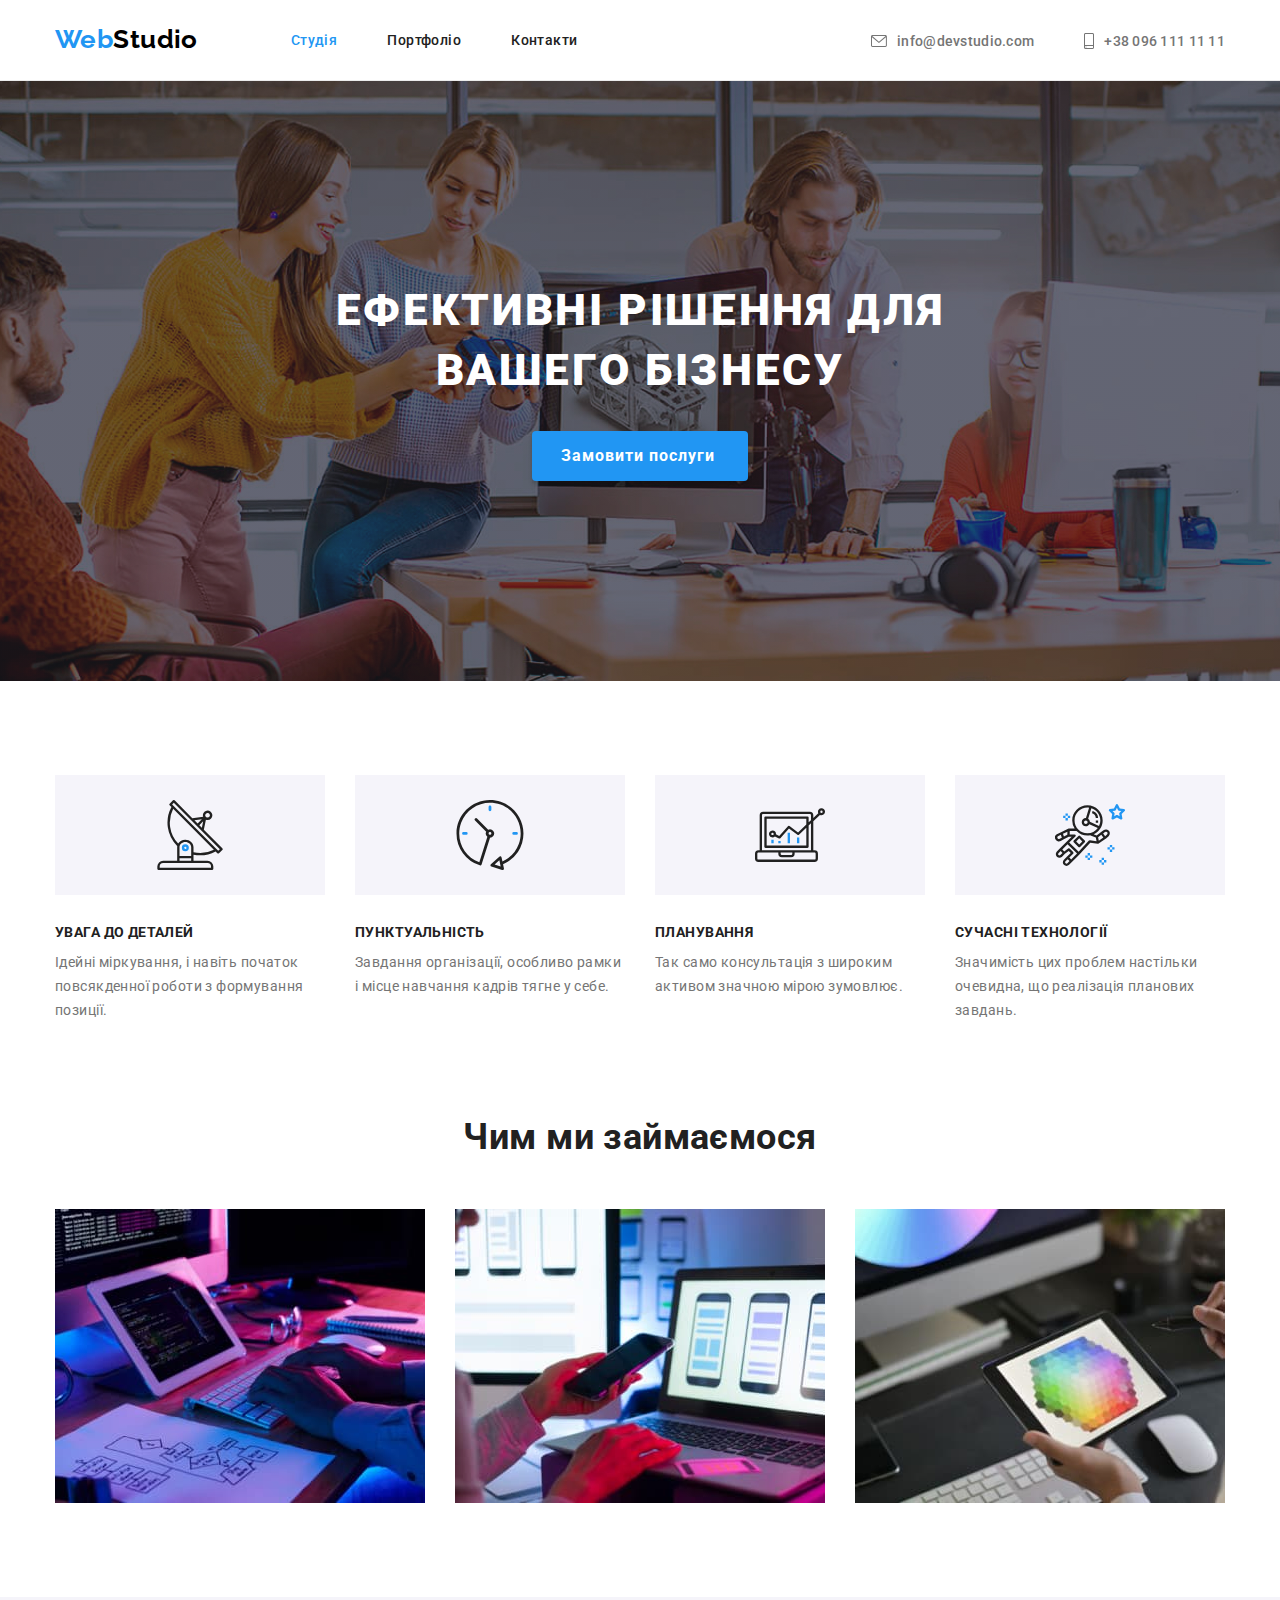
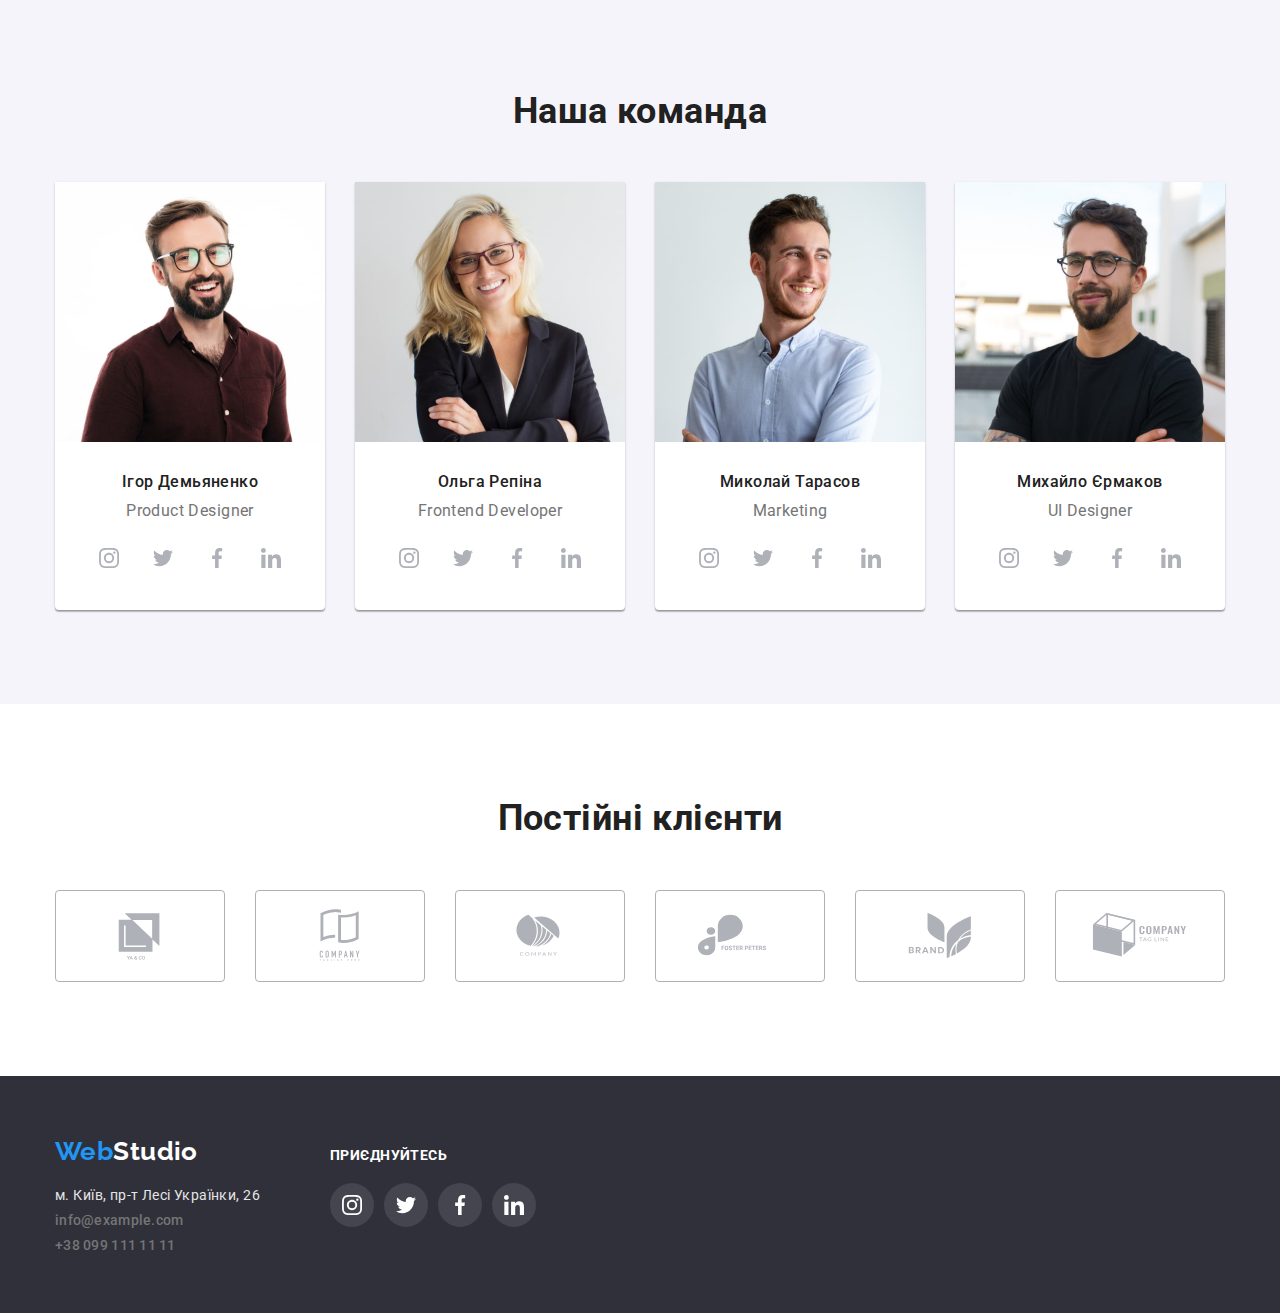
<file: index.html>
<!DOCTYPE html>
<html lang="ua">

<head>
  <meta charset="UTF-8" />
  <meta http-equiv="X-UA-Compatible" content="IE=edge" />
  <meta name="viewport" content="width=device-width, initial-scale=1.0" />
  <title>Студія</title>
  <link rel="preconnect" href="https://fonts.googleapis.com" />
  <link rel="preconnect" href="https://fonts.gstatic.com" crossorigin />
  <link href="https://fonts.googleapis.com/css2?family=Raleway:wght@700&family=Roboto:wght@400;500;700;900&display=swap"
    rel="stylesheet" />
  <link rel="stylesheet"
    href="https://cdnjs.cloudflare.com/ajax/libs/modern-normalize/1.1.0/modern-normalize.min.css" />
  <link rel="stylesheet" href="./css/styles.css" />
</head>

<body>
  <!-- Шапка сторінки -->
  <header class="header">
    <!-- Меню навігайцій для наступних сторінок -->
    <div class="header-conteiner conteiner">
      <a class="header-logo link" lang="en" href="./index.html">Web<span class="logo-word">Studio</span></a>
      <nav class="header-nav">
        <ul class="header-list list">
          <li class="header-item">
            <a class="header-link link current" href="./index.html">Студія</a>
          </li>
          <li class="header-item">
            <a class="header-link link" href="./portfolio.html">Портфоліо</a>
          </li>
          <li class="header-item">
            <a class="header-link link" href="./">Контакти</a>
          </li>
        </ul>
      </nav>
      <ul class="contact-list list">
        <li class="contact-item">
          <a class="contact-link link" href="mailto:info@devstudio.com"><svg class="icon-mail icon" width="16"
              height="12">
              <use href="./images/icons.svg#mail"></use>
            </svg> info@devstudio.com</a>
        </li>
        <li class="contact-item">
          <a class="contact-link link" href="tel:+380961111111"><svg class="icon-phone icon" width="10" height="16">
              <use href="./images/icons.svg#smartphone"></use>
            </svg> +38 096 111 11 11</a>
        </li>
      </ul>
    </div>
  </header>

  <!-- Унікальний контент -->
  <main class="main-content">
    <!-- Секція Герої -->
    <section class="section-hero">
      <div class="conteiner">
        <h1 class="hero-title">Ефективні рішення для вашего бізнесу</h1>
        <button class="hero-btn list" type="button">Замовити послуги</button>
      </div>
    </section>
    <!-- Секція особливості команди -->
    <section class="section-skils section">
      <div class="conteiner">
        <h2 class="visually-hidden">Наші особливості</h2>
        <ul class="skils-list list">
          <li class="skils-item">
            <div class="skils-icon-div"><svg class="skils-icon icon" width="70" height="70">
                <use href="./images/icons.svg#antenna"></use>
              </svg>
            </div>
            <h3 class="skils-subtitle">УВАГА ДО ДЕТАЛЕЙ</h3>
            <p class="skils-text">
              Ідейні міркування, і навіть початок повсякденної роботи з формування позиції.
            </p>
          </li>
          <li class="skils-item">
            <div class="skils-icon-div"><svg class="skils-icon icon" width="70" height="70">
                <use href="./images/icons.svg#clock"></use>
              </svg>
            </div>
            <h3 class="skils-subtitle">ПУНКТУАЛЬНІСТЬ</h3>
            <p class="skils-text">
              Завдання організації, особливо рамки і місце навчання кадрів тягне у себе.
            </p>
          </li>
          <li class="skils-item">
            <div class="skils-icon-div"><svg class="skils-icon icon" width="70" height="70">
                <use href="./images/icons.svg#diagram"></use>
              </svg>
            </div>
            <h3 class="skils-subtitle">ПЛАНУВАННЯ</h3>
            <p class="skils-text">
              Так само консультація з широким активом значною мірою зумовлює.
            </p>
          </li>
          <li class="skils-item">
            <div class="skils-icon-div"><svg class="skils-icon icon" width="70" height="70">
                <use href="./images/icons.svg#astronaut"></use>
              </svg>
            </div>
            <h3 class="skils-subtitle">СУЧАСНІ ТЕХНОЛОГІЇ</h3>
            <p class="skils-text">
              Значимість цих проблем настільки очевидна, що реалізація планових завдань.
            </p>
          </li>
        </ul>
      </div>
    </section>
    <!-- Секція галерея  -->
    <section class="section-gallery section">
      <div class="conteiner">
        <h2 class="gallery-title">Чим ми займаємося</h2>
        <ul class="gallery-list list">
          <li class="gallery-item">
            <img class="gallery-image" src="./images/img1.jpg" alt="Набирає текст на планшеті за допомогою клавіатури"
              width="370" height="294" />
          </li>
          <li class="gallery-item">
            <img class="gallery-image" src="./images/img2.jpg" alt="Смартфон з ноубуком" width="370" height="294" />
          </li>
          <li class="gallery-item">
            <img class="gallery-image" src="./images/img3.jpg" alt="Вибір кольору на планшеті" width="370"
              height="294" />
          </li>
        </ul>
      </div>
    </section>
    <!-- Секція нашої команди -->
    <section class="section-teams section">
      <div class="conteiner">
        <h2 class="teams-title">Наша команда</h2>
        <ul class="teams-list list">
          <li class="teams-item">
            <img class="teams-image" src="./images/our_team/product_Designer.jpg" alt="фото продукт дизайнера"
              width="270" height="260" />
            <div class="team-images-div">
              <h3 class="teams-subtitle">Ігор Демьяненко</h3>
              <p class="teams-text" lang="en">Product Designer</p>
              <ul class="socials list">
                <li class="socials-item">
                  <a class="socials-link link teams-link" href=" ">
                    <svg class="socials-icon teams-icon" width="20" height="20">
                      <use href="./images/icons.svg#instagram"></use>
                    </svg>
                  </a>
                </li>
                <li class="socials-item">
                  <a class="socials-link link teams-link" href=" ">
                    <svg class="socials-icon teams-icon" width="20" height="20">
                      <use href="./images/icons.svg#twitter"></use>
                    </svg>
                  </a>
                </li>
                <li class="socials-item">
                  <a class="socials-link link teams-link" href=" ">
                    <svg class="socials-icon teams-icon" width="20" height="20">
                      <use href="./images/icons.svg#facebook"></use>
                    </svg>
                  </a>
                </li>
                <li class="socials-item">
                  <a class="socials-link link teams-link" href=" ">
                    <svg class="socials-icon teams-icon" width="20" height="20">
                      <use href="./images/icons.svg#linkedin"></use>
                    </svg>
                  </a>
                </li>
              </ul>
            </div>
          </li>
          <li class="teams-item">
            <img class="teams-image" src="./images/our_team/frontend_developer.jpg" alt="Фото фронтенд девелопер"
              width="270" height="260" />
            <div class="team-images-div">
              <h3 class="teams-subtitle">Ольга Репіна</h3>
              <p class="teams-text" lang="en">Frontend Developer</p>
              <ul class="socials list">
                <li class="socials-item">
                  <a class="socials-link link teams-link" href=" ">
                    <svg class="socials-icon teams-icon" width="20" height="20">
                      <use href="./images/icons.svg#instagram"></use>
                    </svg>
                  </a>
                </li>
                <li class="socials-item">
                  <a class="socials-link link teams-link" href=" ">
                    <svg class="socials-icon teams-icon" width="20" height="20">
                      <use href="./images/icons.svg#twitter"></use>
                    </svg>
                  </a>
                </li>
                <li class="socials-item">
                  <a class="socials-link link teams-link" href=" ">
                    <svg class="socials-icon teams-icon" width="20" height="20">
                      <use href="./images/icons.svg#facebook"></use>
                    </svg>
                  </a>
                </li>
                <li class="socials-item">
                  <a class="socials-link link teams-link" href=" ">
                    <svg class="socials-icon teams-icon" width="20" height="20">
                      <use href="./images/icons.svg#linkedin"></use>
                    </svg>
                  </a>
                </li>
              </ul>
            </div>
          </li>
          <li class="teams-item">
            <img class="teams-image" src="./images/our_team/marketing.jpg" alt="Фото маркетинг" width="270"
              height="260" />
            <div class="team-images-div">
              <h3 class="teams-subtitle">Миколай Тарасов</h3>
              <p class="teams-text" lang="en">Marketing</p>
              <ul class="socials list">
                <li class="socials-item">
                  <a class="socials-link link teams-link" href=" ">
                    <svg class="socials-icon teams-icon" width="20" height="20">
                      <use href="./images/icons.svg#instagram"></use>
                    </svg>
                  </a>
                </li>
                <li class="socials-item">
                  <a class="socials-link link teams-link" href=" ">
                    <svg class="socials-icon teams-icon" width="20" height="20">
                      <use href="./images/icons.svg#twitter"></use>
                    </svg>
                  </a>
                </li>
                <li class="socials-item">
                  <a class="socials-link link teams-link" href=" ">
                    <svg class="socials-icon teams-icon" width="20" height="20">
                      <use href="./images/icons.svg#facebook"></use>
                    </svg>
                  </a>
                </li>
                <li class="socials-item">
                  <a class="socials-link link teams-link" href=" ">
                    <svg class="socials-icon teams-icon" width="20" height="20">
                      <use href="./images/icons.svg#linkedin"></use>
                    </svg>
                  </a>
                </li>
              </ul>
            </div>
          </li>
          <li class="teams-item">
            <img class="teams-image" src="./images/our_team/ui_designer.jpg" alt="Фото УІ дизайнера" width="270"
              height="260" />
            <div class="team-images-div">
              <h3 class="teams-subtitle">Михайло Єрмаков</h3>
              <p class="teams-text" lang="en">UI Designer</p>
              <ul class="socials list">
                <li class="socials-item">
                  <a class="socials-link link teams-link" href=" ">
                    <svg class="socials-icon teams-icon" width="20" height="20">
                      <use href="./images/icons.svg#instagram"></use>
                    </svg>
                  </a>
                </li>
                <li class="socials-item">
                  <a class="socials-link link teams-link" href=" ">
                    <svg class="socials-icon teams-icon" width="20" height="20">
                      <use href="./images/icons.svg#twitter"></use>
                    </svg>
                  </a>
                </li>
                <li class="socials-item">
                  <a class="socials-link link teams-link" href=" ">
                    <svg class="socials-icon teams-icon" width="20" height="20">
                      <use href="./images/icons.svg#facebook"></use>
                    </svg>
                  </a>
                </li>
                <li class="socials-item">
                  <a class="socials-link link teams-link" href=" ">
                    <svg class="socials-icon teams-icon" width="20" height="20">
                      <use href="./images/icons.svg#linkedin"></use>
                    </svg>
                  </a>
                </li>
              </ul>
            </div>
          </li>
        </ul>
      </div>
    </section>
    <section class="section-customers section">
      <div class="conteiner">
        <h2 class="teams-title">Постійні клієнти</h2>
        <ul class="customers-list list">
          <li class="customers-item"><a class="customers-link link" href="" target="_blank"
              rel="noopener noreferrer"><svg class="customers-icon" width="106" height="60">
                <use href="./images/icons.svg#logo-1"></use>
              </svg></a>
          </li>
          <li class="customers-item"><a class="customers-link link" href="" target="_blank"
              rel="noopener noreferrer"><svg class="customers-icon" width="106" height="60">
                <use href="./images/icons.svg#logo-2"></use>
              </svg></a>
          </li>
          <li class="customers-item"><a class="customers-link link" href="" target="_blank"
              rel="noopener noreferrer"><svg class="customers-icon" width="106" height="60">
                <use href="./images/icons.svg#logo-3"></use>
              </svg></a>
          </li>
          <li class="customers-item"><a class="customers-link link" href="" target="_blank"
              rel="noopener noreferrer"><svg class="customers-icon" width="106" height="60">
                <use href="./images/icons.svg#logo-4"></use>
              </svg></a>
          </li>
          <li class="customers-item"><a class="customers-link link" href="" target="_blank"
              rel="noopener noreferrer"><svg class="customers-icon" width="106" height="60">
                <use href="./images/icons.svg#logo-5"></use>
              </svg></a>
          </li>
          <li class="customers-item"><a class="customers-link link" href="" target="_blank"
              rel="noopener noreferrer"><svg class="customers-icon" width="106" height="60">
                <use href="./images/icons.svg#logo-6"></use>
              </svg></a>
          </li>
        </ul>
      </div>
    </section>
  </main>
  <!-- Підвал сторінки -->
  <footer class="footer">
    <div class="conteiner">
      <div class="contact-div">
        <a class="footer-logo link" lang="en" href="./index.html">Web<span class="logo-word-footer">Studio</span></a>
        <address class="address">
          <ul class="address-list list">
            <li class="address-item">
              <a class="address-contact-map link" href="https://goo.gl/maps/Bq6WexbLNgEqduPN9" target="_blank"
                rel="noopener noreferrer">м. Київ, пр-т Лесі Українки, 26</a>
            </li>
            <li class="address-item">
              <a class="address-contact link" href="mailto:info@example.com">info@example.com</a>
            </li>
            <li class="address-item">
              <a class="address-contact link" href="tel:+380961111111">+38 099 111 11 11</a>
            </li>
          </ul>
        </address>
      </div>
      <div class="footer-socials-div">
        <h3 class="footer-socials-header">Приєднуйтесь</h3>
        <ul class="socials list">
          <li class="socials-item">
            <a class="socials-link link" href=" ">
              <svg class="socials-icon" width="20" height="20">
                <use href="./images/icons.svg#instagram"></use>
              </svg>
            </a>
          </li>
          <li class="socials-item">
            <a class="socials-link link" href=" ">
              <svg class="socials-icon" width="20" height="20">
                <use href="./images/icons.svg#twitter"></use>
              </svg>
            </a>
          </li>
          <li class="socials-item">
            <a class="socials-link link" href=" ">
              <svg class="socials-icon" width="20" height="20">
                <use href="./images/icons.svg#facebook"></use>
              </svg>
            </a>
          </li>
          <li class="socials-item">
            <a class="socials-link link" href=" ">
              <svg class="socials-icon" width="20" height="20">
                <use href="./images/icons.svg#linkedin"></use>
              </svg>
            </a>
          </li>
        </ul>
      </div>
    </div>
  </footer>
</body>

</html>
</file>
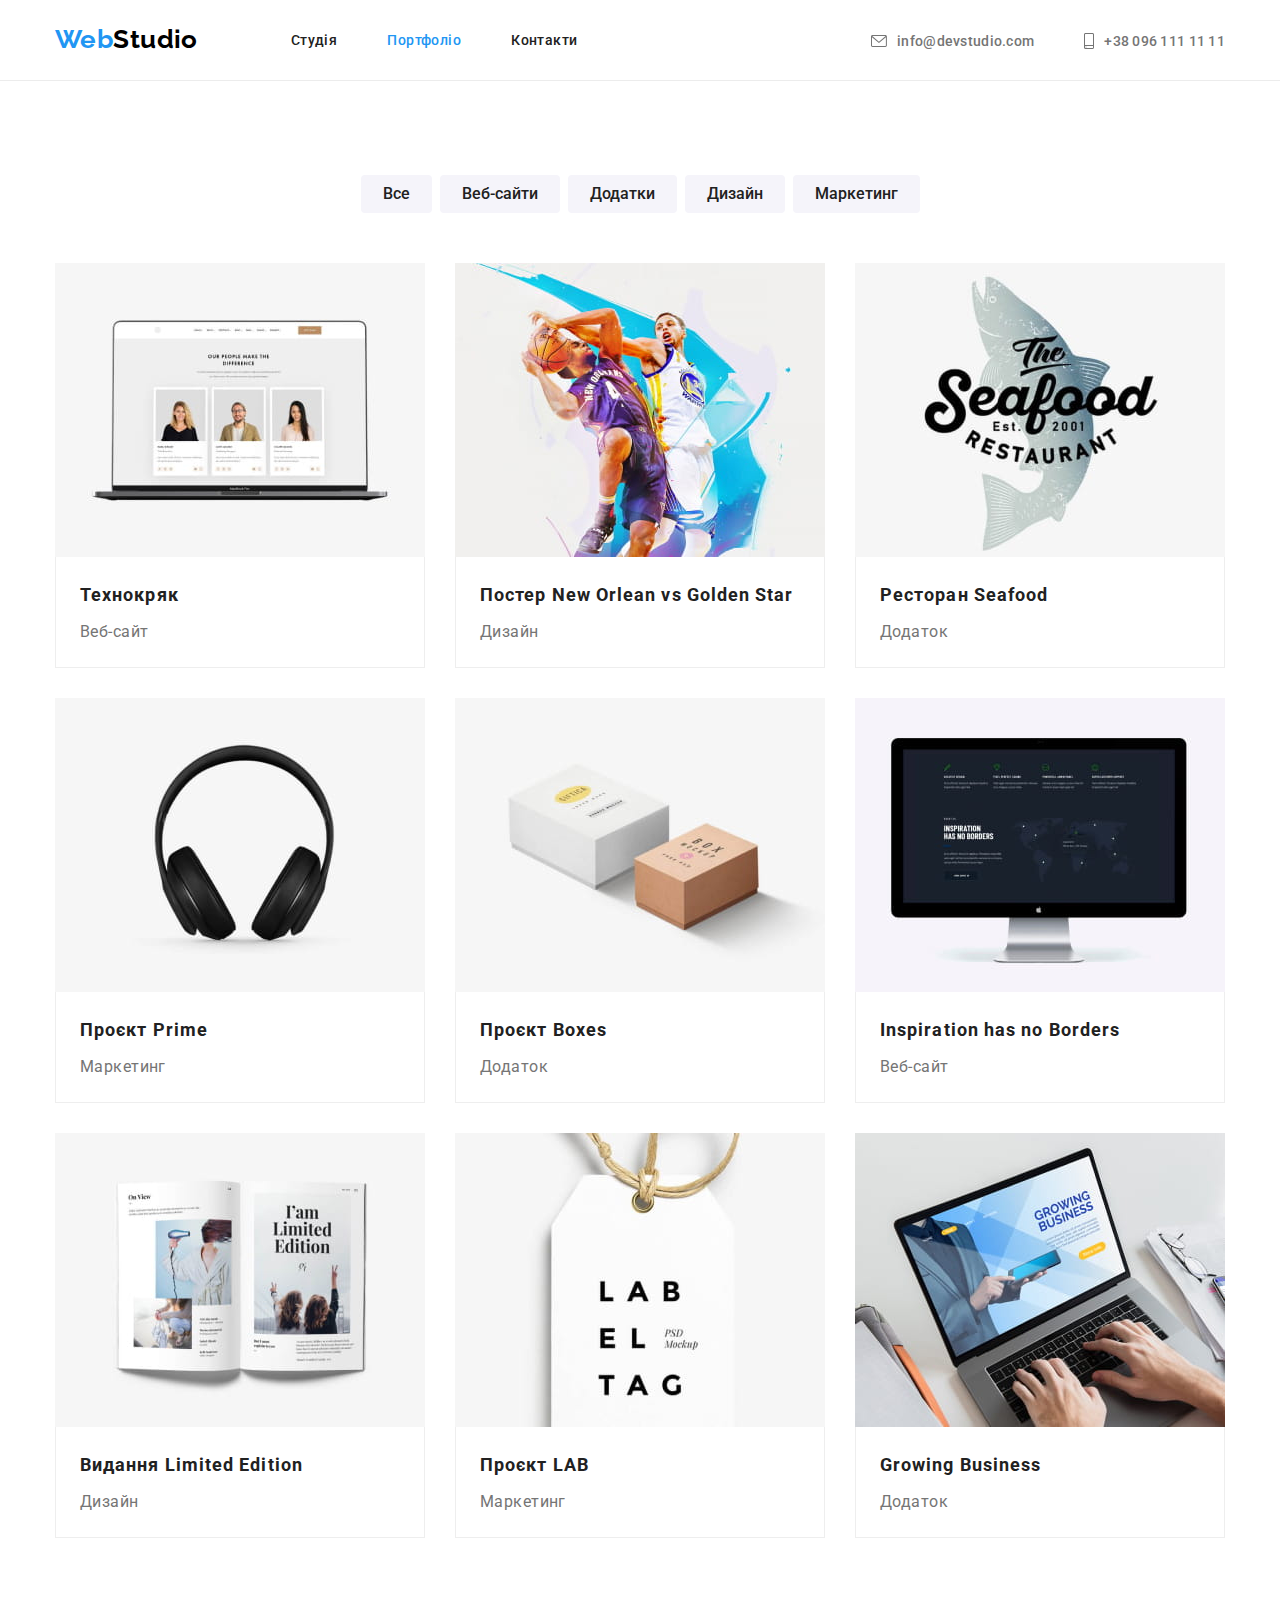
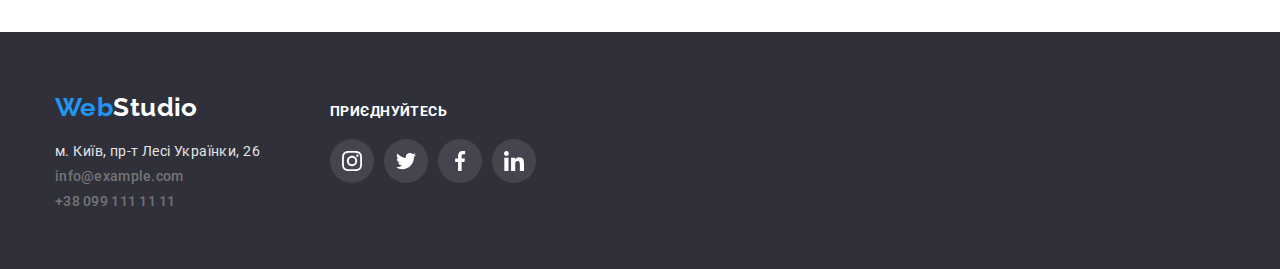
<file: portfolio.html>
<!DOCTYPE html>
<html lang="ru">

<head>
    <meta charset="UTF-8" />
    <meta http-equiv="X-UA-Compatible" content="IE=edge" />
    <meta name="viewport" content="width=device-width, initial-scale=1.0" />
    <title>Портфолио</title>
    <link rel="preconnect" href="https://fonts.googleapis.com" />
    <link rel="preconnect" href="https://fonts.gstatic.com" crossorigin />
    <link
        href="https://fonts.googleapis.com/css2?family=Raleway:wght@700&family=Roboto:wght@400;500;700;900&display=swap"
        rel="stylesheet" />
    <link rel="stylesheet"
        href="https://cdnjs.cloudflare.com/ajax/libs/modern-normalize/1.1.0/modern-normalize.min.css" />
    <link rel="stylesheet" href="./css/styles.css" />
</head>

<body>
    <!-- Шапка сторінки -->
    <header class="header">
        <!-- Меню навігайцій для наступних сторінок -->
        <div class="header-conteiner conteiner">
            <a class="header-logo link" lang="en" href="./index.html">Web<span class="logo-word">Studio</span></a>
            <nav class="header-nav">
                <ul class="header-list list">
                    <li class="header-item">
                        <a class="header-link link" href="./index.html">Студія</a>
                    </li>
                    <li class="header-item">
                        <a class="header-link link current" href="./portfolio.html">Портфоліо</a>
                    </li>
                    <li class="header-item">
                        <a class="header-link link" href="./">Контакти</a>
                    </li>
                </ul>
            </nav>
            <ul class="contact-list list">
                <li class="contact-item">
                    <a class="contact-link link" href="mailto:info@devstudio.com"><svg class="icon-mail icon" width="16"
                            height="12">
                            <use href="./images/icons.svg#mail"></use>
                        </svg> info@devstudio.com</a>
                </li>
                <li class="contact-item">
                    <a class="contact-link link" href="tel:+380961111111"><svg class="icon-phone icon" width="10"
                            height="16">
                            <use href="./images/icons.svg#smartphone"></use>
                        </svg> +38 096 111 11 11</a>
                </li>
            </ul>
        </div>
    </header>

    <!-- Посилання верхній рівень -->
    <!-- prt - portfolio -->
    <main class="prt-main">
        <section class="prt-section section">
            <!-- Прихований заголовок -->
            <div class="conteiner portfolio">
                <h1 hidden>Портфоліо</h1>
                <ul class="prt-filter-list list">
                    <li class="prt-btn-item">
                        <button class="prt-btn current-prt" type="button">Все</button>
                    </li>
                    <li class="prt-btn-item">
                        <button class="prt-btn" type="button">Веб-сайти</button>
                    </li>
                    <li class="prt-btn-item">
                        <button class="prt-btn" type="button">Додатки</button>
                    </li>
                    <li class="prt-btn-item">
                        <button class="prt-btn" type="button">Дизайн</button>
                    </li>
                    <li class="prt-btn-item">
                        <button class="prt-btn" type="button">Маркетинг</button>
                    </li>
                </ul>
                <!-- Портфоліо бокс картинок 3х3-->
                <h2 class="visually-hidden">Портфолио</h2>
                <ul class="prt-box-list list">
                    <li class="list prt-box-item">
                        <img class="prt-box-btn" src="./images/portfolio/img1.jpg" alt="Ноутбук" width="370"
                            height="294" />
                        <div class="prt-item-desc">
                            <h3 class="prt-box-subtitle">Технокряк</h3>
                            <p class="prt-box-text">Веб-сайт</p>
                        </div>
                    </li>
                    <li class="list prt-box-item">
                        <img class="prt-box-btn" src="./images/portfolio/img2.jpg" alt="Баскетбол" width="370"
                            height="294" />
                        <div class="prt-item-desc">
                            <h3 class="prt-box-subtitle">Постер <span lang="en">New Orlean vs Golden Star</span></h3>
                            <p class="prt-box-text">Дизайн</p>
                        </div>
                    </li>
                    <li class="list prt-box-item">
                        <img class="prt-box-btn" src="./images/portfolio/img3.jpg" alt="Напис ресторан морської їжі"
                            width="370" height="294" />
                        <div class="prt-item-desc">
                            <h3 class="prt-box-subtitle">Ресторан <span lang="en">Seafood</span></h3>
                            <p class="prt-box-text">Додаток</p>
                        </div>
                    </li>
                    <li class="list prt-box-item">
                        <img class="prt-box-btn" src="./images/portfolio/img4.jpg" alt="Навушники" width="370"
                            height="294" />
                        <div class="prt-item-desc">
                            <h3 class="prt-box-subtitle">Проєкт <span lang="en">Prime</span></h3>
                            <p class="prt-box-text">Маркетинг</p>
                        </div>
                    </li>
                    <li class="list prt-box-item">
                        <img class="prt-box-btn" src="./images/portfolio/img5.jpg" alt="Коробки" width="370"
                            height="294" />
                        <div class="prt-item-desc">
                            <h3 class="prt-box-subtitle">Проєкт <span lang="en">Boxes</span></h3>
                            <p class="prt-box-text">Додаток</p>
                        </div>
                    </li>
                    <li class="list prt-box-item">
                        <img class="prt-box-btn" src="./images/portfolio/img6.jpg" alt="Монітор" width="370"
                            height="294" />
                        <div class="prt-item-desc">
                            <h3 class="prt-box-subtitle" lang="en">Inspiration has no Borders</h3>
                            <p class="prt-box-text">Веб-сайт</p>
                        </div>
                    </li>
                    <li class="list prt-box-item">
                        <img class="prt-box-btn" src="./images/portfolio/img7.jpg" alt="Книжка" width="370"
                            height="294" />
                        <div class="prt-item-desc">
                            <h3 class="prt-box-subtitle">Видання <span lang="en">Limited Edition</span></h3>
                            <p class="prt-box-text">Дизайн</p>
                        </div>
                    </li>
                    <li class="list prt-box-item">
                        <img class="prt-box-btn" src="./images/portfolio/img8.jpg" alt="Бірка" width="370"
                            height="294" />
                        <div class="prt-item-desc">
                            <h3 class="prt-box-subtitle">Проєкт <span lang="en">LAB</span></h3>
                            <p class="prt-box-text">Маркетинг</p>
                        </div>
                    </li>
                    <li class="list prt-box-item">
                        <img class="prt-box-btn" src="./images/portfolio/img9.jpg" alt="Друккує на ноутбуці" width="370"
                            height="294" />
                        <div class="prt-item-desc">
                            <h3 class="prt-box-subtitle" lang="en">Growing Business</h3>
                            <p class="prt-box-text">Додаток</p>
                        </div>
                    </li>
                </ul>
            </div>
        </section>
    </main>

    <!-- Підвал сторінки -->
    <footer class="footer">
        <div class="conteiner">
            <div class="contact-div">
                <a class="footer-logo link" lang="en" href="./index.html">Web<span
                        class="logo-word-footer">Studio</span></a>
                <address class="address">
                    <ul class="address-list list">
                        <li class="address-item">
                            <a class="address-contact-map link" href="https://goo.gl/maps/Bq6WexbLNgEqduPN9"
                                target="_blank" rel="noopener noreferrer">м. Київ, пр-т Лесі Українки, 26</a>
                        </li>
                        <li class="address-item">
                            <a class="address-contact link" href="mailto:info@example.com">info@example.com</a>
                        </li>
                        <li class="address-item">
                            <a class="address-contact link" href="tel:+380961111111">+38 099 111 11 11</a>
                        </li>
                    </ul>
                </address>
            </div>
            <div class="footer-socials-div">
                <h3 class="footer-socials-header">Приєднуйтесь</h3>
                <ul class="socials list">
                    <li class="socials-item">
                        <a class="socials-link link" href=" ">
                            <svg class="socials-icon" width="20" height="20">
                                <use href="./images/icons.svg#instagram"></use>
                            </svg>
                        </a>
                    </li>
                    <li class="socials-item">
                        <a class="socials-link link" href=" ">
                            <svg class="socials-icon" width="20" height="20">
                                <use href="./images/icons.svg#twitter"></use>
                            </svg>
                        </a>
                    </li>
                    <li class="socials-item">
                        <a class="socials-link link" href=" ">
                            <svg class="socials-icon" width="20" height="20">
                                <use href="./images/icons.svg#facebook"></use>
                            </svg>
                        </a>
                    </li>
                    <li class="socials-item">
                        <a class="socials-link link" href=" ">
                            <svg class="socials-icon" width="20" height="20">
                                <use href="./images/icons.svg#linkedin"></use>
                            </svg>
                        </a>
                    </li>
                </ul>
            </div>
        </div>
    </footer>
</body>

</html>
</file>
<file: css/styles.css>
:root {
  --white-background-col: #e5e5e5;
  --primary-txt-col: #212121;
  --secondary-txt-col: #757575;
  --brand-txt-col: #2196f3;
  --footer-txt-col: #ffffff;
  --background2: #f5f4fa;
  --border-header-color: #ececec;
  --border-content-color: #eeeeee;
  --icon-color: #afb1b8;
}

body {
  font-family: Roboto, sans-serif;
  font-size: 14px;
  /* line-height: 1.19; */
  letter-spacing: 0.03em;
  background-color: var(--footer-txt-col);
  color: var(--primary-txt-col);
}

.visually-hidden {
  position: absolute;
  width: 1px;
  height: 1px;
  margin: -1px;
  border: 0;
  padding: 0;
  white-space: nowrap;
  clip-path: inset(100%);
  clip: rect(0 0 0 0);
  overflow: hidden;
}

/* прибираємо точки списку */
.list {
  list-style: none;
  padding: 0;
  margin: 0;
}

/* додаємо курсор */
.prt-btn,
.hero-btn,
.prt-item-desc {
  cursor: pointer;
}

/* прибираємо підкреслення  */
.link {
  text-decoration: none;
  color: currentColor;
}

h1,
h2,
h3,
h4,
h5,
h6,
p {
  margin: 0px;
}
img {
  display: block;
  max-width: 100%;
  height: auto;
}

.conteiner {
  width: 1200px;
  padding-left: 15px;
  padding-right: 15px;
  margin-left: auto;
  margin-right: auto;
}

/* header & footer style */
.header {
  background-color: #ffffff;
  border-bottom: 1px solid #ececec;
}

.header-conteiner {
  display: flex;
  align-items: center;
}

.header-logo,
.footer-logo {
  font-family: Raleway;
  font-size: 26px;
  font-weight: 700;
  line-height: calc(31 / 26);
  color: var(--brand-txt-col);
}

.header-logo {
  margin-right: 93px;
  padding-top: 24px;
  padding-bottom: 25px;
}

.header-nav {
  margin-right: auto;
}

.header-list,
.contact-list {
  display: flex;
  gap: 50px;
}
.logo-word {
  line-height: calc(31 / 26);
  color: #000000;
}

.logo-word-footer {
  color: var(--footer-txt-col);
}

.contact-link,
.address-contact {
  font-weight: 500;
  font-size: 14px;
  font-style: normal;
  align-items: center;
  line-height: calc(16 / 14);
  color: var(--secondary-txt-col);
  letter-spacing: 0.02em;
  /* розповсюджується на нащадків тільки тому і задали флекс теж */
  display: flex;
}

.header-link {
  font-weight: 500;
  font-size: 14px;
  color: var(--primary-txt-col);
  padding-top: 32px;
  padding-bottom: 32px;
}

.header-link:hover,
.header-link:focus,
.contact-link:hover,
.contact-link:focus,
.address-contact:hover,
.address-contact:focus,
.address-contact-map:hover,
.address-contact-map:focus,
.icon-mail:hover,
.icon-mail:focus {
  color: var(--brand-txt-col);
}

/* іконки контактів */
.icon-mail,
.icon-phone {
  margin-right: 10px;
  fill: currentColor;
}
.contact-link {
  padding-top: 32px;
  padding-bottom: 31px;
}

.link.current {
  color: var(--brand-txt-col);
}

.section-hero {
  background-image: linear-gradient(
      to right,
      rgba(47, 48, 58, 0.4),
      rgba(47, 48, 58, 0.4)
    ),
    url(../images/hero/hero-bg.jpg);
  height: 600px;
  background-color: #2f303a;
  padding-top: 200px;
  padding-bottom: 200px;
  text-align: center;
  background-repeat: no-repeat;
  background-position: center;
  max-width: 1600px;
  margin-left: auto;
  margin-right: auto;
}

.section {
  padding-top: 94px;
  padding-bottom: 94px;
}

.hero-title {
  color: var(--footer-txt-col);
  font-weight: 900;
  font-size: 44px;
  line-height: 1.36;
  text-align: center;
  letter-spacing: 0.06em;
  text-transform: uppercase;
  margin-bottom: 30px;
  width: 696px;
  margin-left: auto;
  margin-right: auto;
}

.hero-btn {
  display: block;
  background-color: var(--brand-txt-col);
  color: var(--footer-txt-col);
  border: transparent; /*border: 1px; */
  letter-spacing: 0.06em;
  font-weight: 700;
  font-size: 16px;
  font-family: inherit;
  line-height: 1.87;
  border-radius: 4px;
  min-width: 200px;
  min-height: 50px;
  max-width: 250px;
  padding: 9px 33px 9px 29px;
  margin: 0 auto;
  box-shadow: 0px 4px 4px rgba(0, 0, 0, 0.15);
}

.hero-btn:hover,
.hero-btn:focus {
  background-color: #188ce8;
}
.skils-list {
  display: flex;
  gap: 30px;
  align-items: flex-start;
  /* flex-basis: 270px; */
}

.skils-icon-div {
  display: flex;
  height: 120px;
  align-items: center;
  justify-content: center;
  flex-direction: column;
  margin-bottom: 30px;
  background: var(--background2);
}

.skils-item {
  width: 270px;
}

.skils-subtitle {
  font-weight: 700;
  font-size: 14px;
  line-height: 1.14;
  text-transform: uppercase;
  margin-bottom: 10px;
}

.skils-text {
  font-size: 14px;
  line-height: 1.71;
  color: var(--secondary-txt-col);
}

.section-gallery {
  padding-bottom: 94px;
  padding-top: 0;
}

.gallery-list {
  display: flex;
  gap: 30px;
}

.gallery-title,
.teams-title {
  font-weight: 700;
  font-size: 36px;
  line-height: 1.16;
  text-align: center;
  margin-bottom: 50px;
}

.section-teams {
  background-color: var(--background2);
  padding-bottom: 94px;
}

.teams-list {
  display: flex;
  gap: 30px;
}

/* іконки соц.иереж */
.socials {
  display: flex;
  align-items: center;
  justify-content: center;
  gap: 10px;
}

.socials-link {
  display: flex;
  align-items: center;
  justify-content: center;
  width: 44px;
  height: 44px;
  fill: var(--footer-txt-col);
  background-color: rgba(255, 255, 255, 0.1);
  border-radius: 50%;
}

.customers-icon {
  fill: var(--icon-color);
}

.socials-link:hover,
.socials-link:focus {
  background-color: var(--brand-txt-col);
}

.teams-item {
  background-color: var(--footer-txt-col);
  box-shadow: 0px 1px 3px rgba(0, 0, 0, 0.12), 0px 1px 1px rgba(0, 0, 0, 0.14),
    0px 2px 1px rgba(0, 0, 0, 0.2);
  border-radius: 0px 0px 4px 4px;
}

.team-images-div {
  padding: 30px 0px;
}

.teams-subtitle {
  font-weight: 500;
  font-size: 16px;
  line-height: calc(19 / 16);
  margin-bottom: 10px;
  text-align: center;
}

.teams-text {
  font-size: 16px;
  line-height: calc(19 / 16);
  text-align: center;
  color: var(--secondary-txt-col);
  margin-bottom: 16px;
}

/* постійні клієнти */
.customers-list {
  display: flex;
  gap: 30px;
}

.customers-link {
  border: 1px solid var(--icon-color);
  border-radius: 4px;
  display: flex;
  width: 170px;
  height: 92px;
  justify-content: center;
  align-items: center;
}

.customers-link:focus .customers-icon,
.customers-link:hover .customers-icon {
  fill: var(--brand-txt-col);
}
.customers-link:hover,
.customers-link:focus {
  border-color: var(--brand-txt-col);
}

.teams-icon {
  /* fill: var(--icon-color); */
}
/* footer */

.footer {
  padding-top: 60px;
  padding-bottom: 60px;
  background-color: #2f303a;
}

.footer .conteiner {
  display: flex;
  align-items: baseline;
}

.footer-logo {
  display: block;
  margin-bottom: 20px;
}

.address-contact-map {
  font-weight: 400;
  font-size: 14px;
  font-style: normal;
  color: var(--white-background-col);
  margin-bottom: 9px;
}

.address-item {
  margin-bottom: 9px;
}

.address-item:last-child {
  margin-bottom: 0;
}

.contact-div {
  margin-right: 70px;
}

/* footer socails link */
.footer-socials-header {
  font-weight: 700;
  font-size: 14px;
  line-height: calc(16 / 14);
  letter-spacing: 0.03em;
  text-transform: uppercase;
  color: var(--footer-txt-col);
  margin-bottom: 20px;
}

/* ПОРТФОЛІО */

.prt-filter-list {
  display: flex;
  gap: 8px;
  margin-left: auto;
  margin-right: auto;
  justify-content: center;
  margin-bottom: 50px;
}

.prt-box-subtitle {
  font-weight: 700;
  font-size: 18px;
  line-height: calc(36 / 18);
  letter-spacing: 0.06em;
  color: var(--primary-txt-col);
  margin-bottom: 4px;
}

.prt-btn {
  background-color: #f5f4fa;
  color: #212121;
  border: transparent; /* border: 1px; */
  text-align: center;
  font-family: inherit;
  font-weight: 500;
  font-size: 16px;
  line-height: 1.63;
  border-radius: 4px;
  padding: 6px 22px;
}

.prt-box-text {
  font-size: 16px;
  line-height: calc(30 / 16);
  color: var(--secondary-txt-col);
}

.prt-btn:hover,
.prt-btn:focus {
  background-color: var(--brand-txt-col);
  color: var(--footer-txt-col);
  box-shadow: 0px 3px 1px rgba(0, 0, 0, 0.1), 0px 1px 2px rgba(0, 0, 0, 0.08),
    0px 2px 2px rgba(0, 0, 0, 0.12);
}

.prt-box-item:hover {
  cursor: pointer;
  box-shadow: 0px 3px 1px rgba(0, 0, 0, 0.1), 0px 1px 2px rgba(0, 0, 0, 0.08),
    0px 2px 2px rgba(0, 0, 0, 0.12);
}

.prt-box-list {
  display: flex;
  flex-wrap: wrap;
  gap: 30px;
}

.prt-item-desc {
  padding: 20px 24px;
  border-left: 1px solid #eeeeee;
  border-bottom: 1px solid #eeeeee;
  border-right: 1px solid #eeeeee;
}
.teams-link {
  fill: var(--icon-color);
}

.teams-link:hover,
.teams-link:focus {
  fill: var(--footer-txt-col);
}
</file>
